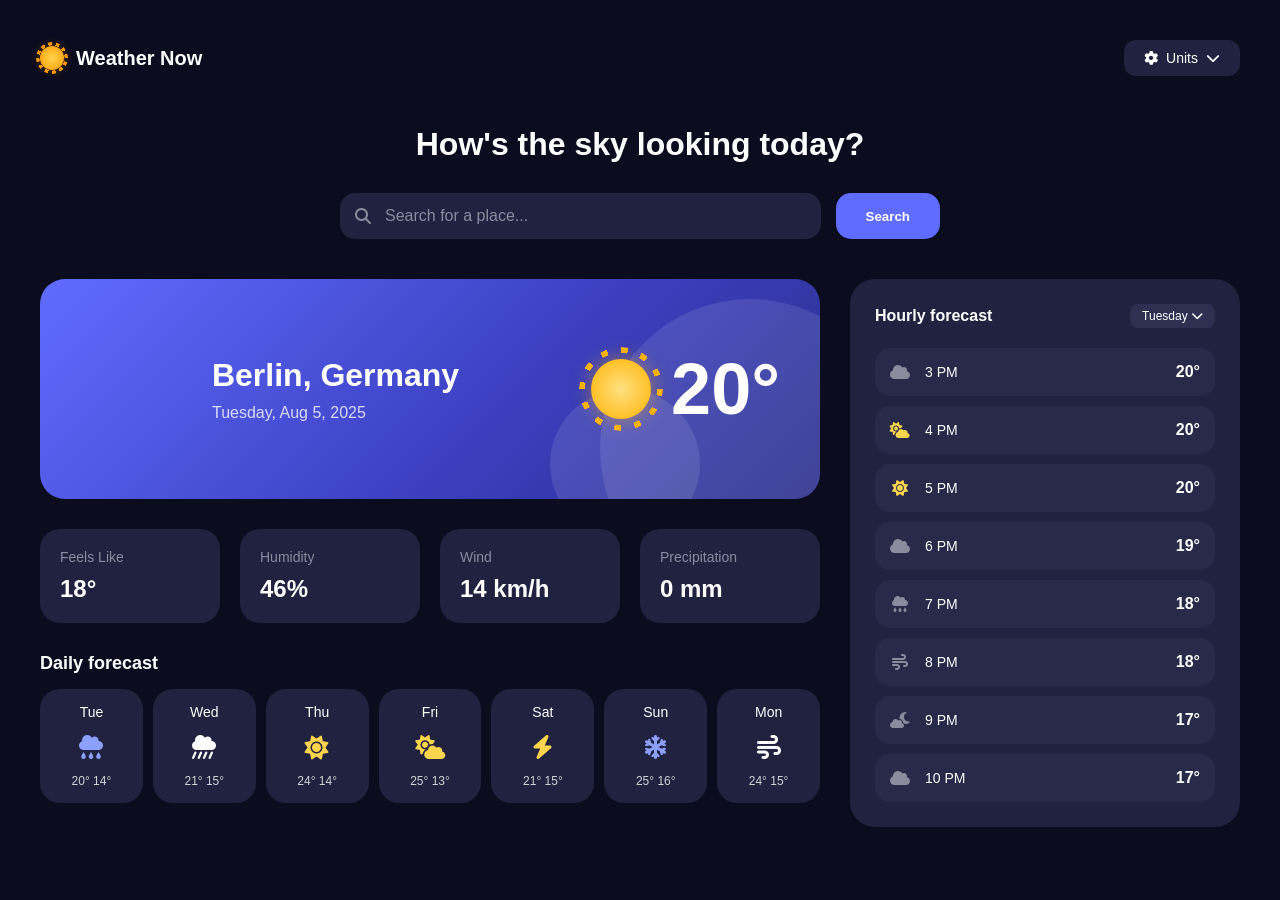
<file: index.html>
<!DOCTYPE html>
<html lang="en">
  <head>
    <meta charset="UTF-8" />
    <meta name="viewport" content="width=device-width, initial-scale=1.0" />
    <title>Weather Now Dashboard</title>
    <link
      rel="stylesheet"
      href="https://cdnjs.cloudflare.com/ajax/libs/font-awesome/6.4.0/css/all.min.css"
    />
    <link rel="stylesheet" href="style.css" />
  </head>
  <body>
    <div class="main-container">
      
      <header class="header">
        <div class="nav">
          <div class="logo">
            <div class="sun-icon-small"></div>
            <span class="text">Weather Now</span>
          </div>
          <div class="logo-btn">
            <button class="units-btn">
              <i class="fa-solid fa-gear"></i> Units <i class="fa-solid fa-chevron-down"></i>
            </button>
          </div>
        </div>

        <div class="hero-section">
          <h1>How's the sky looking today?</h1>
          <div class="search-container">
            <div class="search-wrapper">
              <i class="fa-solid fa-magnifying-glass search-icon"></i>
              <input type="text" placeholder="Search for a place..." />
            </div>
            <button class="search-btn">Search</button>
          </div>
        </div>
      </header>

      <main class="dashboard-grid">
        
        <section class="left-column">
          
          <div class="current-weather-card">
            <div class="card-bg-effects"></div>
            <div class="weather-info">
              <h2>Berlin, Germany</h2>
              <p>Tuesday, Aug 5, 2025</p>
            </div>
            <div class="weather-temp">
              <div class="big-sun"></div>
              <span>20°</span>
            </div>
          </div>

          <div class="stats-grid">
            <div class="stat-card">
              <h3>Feels Like</h3>
              <p>18°</p>
            </div>
            <div class="stat-card">
              <h3>Humidity</h3>
              <p>46%</p>
            </div>
            <div class="stat-card">
              <h3>Wind</h3>
              <p>14 km/h</p>
            </div>
            <div class="stat-card">
              <h3>Precipitation</h3>
              <p>0 mm</p>
            </div>
          </div>

          <div class="daily-forecast">
            <h3>Daily forecast</h3>
            <div class="daily-row">
              <div class="day-card">
                <span>Tue</span>
                <i class="fa-solid fa-cloud-rain"></i>
                <span class="range">20° 14°</span>
              </div>
              <div class="day-card">
                <span>Wed</span>
                <i class="fa-solid fa-cloud-showers-heavy"></i>
                <span class="range">21° 15°</span>
              </div>
              <div class="day-card">
                <span>Thu</span>
                <i class="fa-solid fa-sun"></i>
                <span class="range">24° 14°</span>
              </div>
              <div class="day-card">
                <span>Fri</span>
                <i class="fa-solid fa-cloud-sun"></i>
                <span class="range">25° 13°</span>
              </div>
              <div class="day-card">
                <span>Sat</span>
                <i class="fa-solid fa-bolt"></i>
                <span class="range">21° 15°</span>
              </div>
              <div class="day-card">
                <span>Sun</span>
                <i class="fa-solid fa-snowflake"></i>
                <span class="range">25° 16°</span>
              </div>
              <div class="day-card">
                <span>Mon</span>
                <i class="fa-solid fa-wind"></i>
                <span class="range">24° 15°</span>
              </div>
            </div>
          </div>
        </section>

        <aside class="right-column">
          <div class="hourly-card">
            <div class="hourly-header">
              <h3>Hourly forecast</h3>
              <button class="day-select">Tuesday <i class="fa-solid fa-chevron-down"></i></button>
            </div>
            
            <div class="hourly-list">
              <div class="hour-item">
                <div class="h-left"><i class="fa-solid fa-cloud"></i> <span>3 PM</span></div>
                <div class="h-temp">20°</div>
              </div>
              <div class="hour-item">
                <div class="h-left"><i class="fa-solid fa-cloud-sun"></i> <span>4 PM</span></div>
                <div class="h-temp">20°</div>
              </div>
              <div class="hour-item">
                <div class="h-left"><i class="fa-solid fa-sun"></i> <span>5 PM</span></div>
                <div class="h-temp">20°</div>
              </div>
              <div class="hour-item">
                <div class="h-left"><i class="fa-solid fa-cloud"></i> <span>6 PM</span></div>
                <div class="h-temp">19°</div>
              </div>
              <div class="hour-item">
                <div class="h-left"><i class="fa-solid fa-cloud-rain"></i> <span>7 PM</span></div>
                <div class="h-temp">18°</div>
              </div>
              <div class="hour-item">
                <div class="h-left"><i class="fa-solid fa-wind"></i> <span>8 PM</span></div>
                <div class="h-temp">18°</div>
              </div>
              <div class="hour-item">
                <div class="h-left"><i class="fa-solid fa-cloud-moon"></i> <span>9 PM</span></div>
                <div class="h-temp">17°</div>
              </div>
              <div class="hour-item">
                <div class="h-left"><i class="fa-solid fa-cloud"></i> <span>10 PM</span></div>
                <div class="h-temp">17°</div>
              </div>
            </div>
          </div>
        </aside>

      </main>
    </div>
  </body>
</html>
</file>
<file: style.css>
/* --- RESET & GLOBAL STYLES --- */
* {
  padding: 0;
  margin: 0;
  box-sizing: border-box;
}

body {
  background-color: #0B0C1E; /* Dark Navy Background */
  font-family: "Segoe UI", Tahoma, Geneva, Verdana, sans-serif;
  color: #ffffff;
  min-height: 100vh;
  display: flex;
  justify-content: center;
  padding: 40px;
}

.main-container {
  width: 100%;
  max-width: 1200px;
}

/* --- HEADER SECTION --- */
.header {
  margin-bottom: 40px;
}

.nav {
  display: flex;
  justify-content: space-between;
  align-items: center;
  margin-bottom: 50px;
}

.logo {
  display: flex;
  align-items: center;
  gap: 12px;
  font-size: 20px;
  font-weight: 700;
}

/* Settings Button */
.units-btn {
  background: #20223F;
  color: #fff;
  border: none;
  padding: 10px 20px;
  border-radius: 12px;
  font-size: 14px;
  cursor: pointer;
  display: flex;
  align-items: center;
  gap: 8px;
}

/* Hero Text */
.hero-section h1 {
  text-align: center;
  font-size: 32px;
  margin-bottom: 30px;
  font-weight: 600;
}

/* Search Bar */
.search-container {
  display: flex;
  justify-content: center;
  gap: 15px;
  max-width: 600px;
  margin: 0 auto;
}

.search-wrapper {
  position: relative;
  flex-grow: 1;
}

.search-wrapper input {
  width: 100%;
  padding: 14px 20px 14px 45px;
  font-size: 16px;
  background: #20223F; /* Darker input bg */
  border-radius: 15px;
  border: none;
  color: #fff;
  outline: none;
}

.search-wrapper input::placeholder {
  color: #8b8b9e;
}

.search-icon {
  position: absolute;
  left: 15px;
  top: 50%;
  transform: translateY(-50%);
  color: #8b8b9e;
}

.search-btn {
  background-color: #5F6CFF;
  color: white;
  border: none;
  padding: 0 30px;
  border-radius: 15px;
  font-weight: 600;
  cursor: pointer;
  transition: background 0.3s;
}

.search-btn:hover {
  background-color: #4b56cc;
}

/* --- DASHBOARD GRID LAYOUT --- */
.dashboard-grid {
  display: grid;
  grid-template-columns: 2fr 1fr; /* 2 parts left, 1 part right */
  gap: 30px;
}

/* --- LEFT COLUMN --- */
.left-column {
  display: flex;
  flex-direction: column;
  gap: 30px;
}

/* 1. Main Weather Card */
.current-weather-card {
  background: linear-gradient(135deg, #5f6cff, #3b3fbf 60%, #2a2e8a);
  border-radius: 25px;
  padding: 30px 40px;
  display: flex;
  justify-content: space-between;
  align-items: center;
  position: relative;
  overflow: hidden;
  height: 220px;
}

/* Card Background Circles (Decorative) */
.current-weather-card::before {
  content: "";
  position: absolute;
  width: 300px;
  height: 300px;
  background: rgba(255, 255, 255, 0.1);
  border-radius: 50%;
  right: -80px;
  bottom: -100px;
}

.current-weather-card::after {
  content: "";
  position: absolute;
  width: 150px;
  height: 150px;
  background: rgba(255, 255, 255, 0.1);
  border-radius: 50%;
  right: 120px;
  bottom: -40px;
}

.weather-info h2 {
  font-size: 32px;
  margin-bottom: 10px;
}

.weather-info p {
  font-size: 16px;
  opacity: 0.8;
}

.weather-temp {
  display: flex;
  align-items: center;
  gap: 20px;
  font-size: 72px;
  font-weight: 700;
  z-index: 2;
}

/* 2. Stats Grid */
.stats-grid {
  display: grid;
  grid-template-columns: repeat(4, 1fr);
  gap: 20px;
}

.stat-card {
  background: #20223F;
  padding: 20px;
  border-radius: 20px;
  display: flex;
  flex-direction: column;
  justify-content: center;
}

.stat-card h3 {
  font-size: 14px;
  color: #8b8b9e;
  margin-bottom: 10px;
  font-weight: 500;
}

.stat-card p {
  font-size: 24px;
  font-weight: 600;
}

/* 3. Daily Forecast */
.daily-forecast h3 {
  margin-bottom: 15px;
  font-size: 18px;
  font-weight: 600;
}

.daily-row {
  display: flex;
  justify-content: space-between;
  gap: 10px;
}

.day-card {
  background: #20223F;
  flex: 1;
  border-radius: 20px;
  padding: 15px 10px;
  display: flex;
  flex-direction: column;
  align-items: center;
  gap: 15px;
  text-align: center;
}

.day-card span {
  font-size: 14px;
  font-weight: 500;
}

.day-card i {
  font-size: 24px;
}
/* Colors for icons */
.day-card .fa-sun { color: #FFD54D; }
.day-card .fa-cloud-sun { color: #FFD54D; }
.day-card .fa-bolt { color: #FFD54D; }
.day-card .fa-cloud-rain, .day-card .fa-snowflake { color: #8CA0FF; }

.day-card .range {
  font-size: 12px;
  opacity: 0.8;
}

/* --- RIGHT COLUMN (Hourly) --- */
.right-column {
  background: #20223F;
  border-radius: 25px;
  padding: 25px;
  height: 100%; /* Fills height */
}

.hourly-header {
  display: flex;
  justify-content: space-between;
  align-items: center;
  margin-bottom: 20px;
}

.hourly-header h3 {
  font-size: 16px;
  font-weight: 600;
}

.day-select {
  background: #2E3052;
  border: none;
  color: #fff;
  padding: 5px 12px;
  border-radius: 8px;
  font-size: 12px;
  cursor: pointer;
}

.hourly-list {
  display: flex;
  flex-direction: column;
  gap: 10px;
}

.hour-item {
  display: flex;
  justify-content: space-between;
  align-items: center;
  padding: 15px;
  border-radius: 15px;
  background: #282A49; /* Slightly lighter than container */
  transition: background 0.2s;
}

.hour-item:hover {
  background: #2E3052;
}

.h-left {
  display: flex;
  align-items: center;
  gap: 15px;
}

.h-left i {
  width: 20px;
  text-align: center;
  color: #8b8b9e;
}
/* Specific icon colors in list */
.hour-item .fa-sun, .hour-item .fa-cloud-sun { color: #FFD54D; }

.h-left span {
  font-size: 14px;
  font-weight: 500;
}

.h-temp {
  font-weight: 600;
}

/* --- SUN ANIMATION/CSS ART (From your Code) --- */
/* Small Sun for Logo */
.sun-icon-small {
  width: 24px;
  height: 24px;
  background: radial-gradient(circle, #ffd54d, #ff9800);
  border-radius: 50%;
  position: relative;
  box-shadow: 0 0 10px rgba(255, 152, 0, 0.4);
}
.sun-icon-small::before {
  content: "";
  position: absolute;
  inset: -4px;
  border-radius: 50%;
  background: conic-gradient(
    transparent 0deg 15deg, #ff9800 15deg 30deg,
    transparent 30deg 45deg, #ff9800 45deg 60deg,
    transparent 60deg 75deg, #ff9800 75deg 90deg,
    transparent 90deg 105deg, #ff9800 105deg 120deg,
    transparent 120deg 135deg, #ff9800 135deg 150deg,
    transparent 150deg 165deg, #ff9800 165deg 180deg,
    transparent 180deg 195deg, #ff9800 195deg 210deg,
    transparent 210deg 225deg, #ff9800 225deg 240deg,
    transparent 240deg 255deg, #ff9800 255deg 270deg,
    transparent 270deg 285deg, #ff9800 285deg 300deg,
    transparent 300deg 315deg, #ff9800 315deg 330deg,
    transparent 330deg 345deg, #ff9800 345deg 360deg
  );
  -webkit-mask: radial-gradient(circle, transparent 55%, black 56%);
  mask: radial-gradient(circle, transparent 55%, black 56%);
}

/* Big Sun for Card */
.big-sun {
  width: 60px;
  height: 60px;
  border-radius: 50%;
  background: radial-gradient(circle, #ffe082, #ffb300);
  position: relative;
  box-shadow: 0 0 20px rgba(255, 179, 0, 0.5);
}
.big-sun::before {
  content: "";
  position: absolute;
  inset: -12px;
  border-radius: 50%;
  background: repeating-conic-gradient(
    #ffb300 0deg 10deg,
    transparent 10deg 30deg
  );
  mask: radial-gradient(circle, transparent 60%, black 61%);
}

/* Responsive adjustments */
@media (max-width: 900px) {
  .dashboard-grid {
    grid-template-columns: 1fr;
  }
  .stats-grid {
    grid-template-columns: 1fr 1fr;
  }
  .daily-row {
    flex-wrap: wrap;
  }
}
</file>
